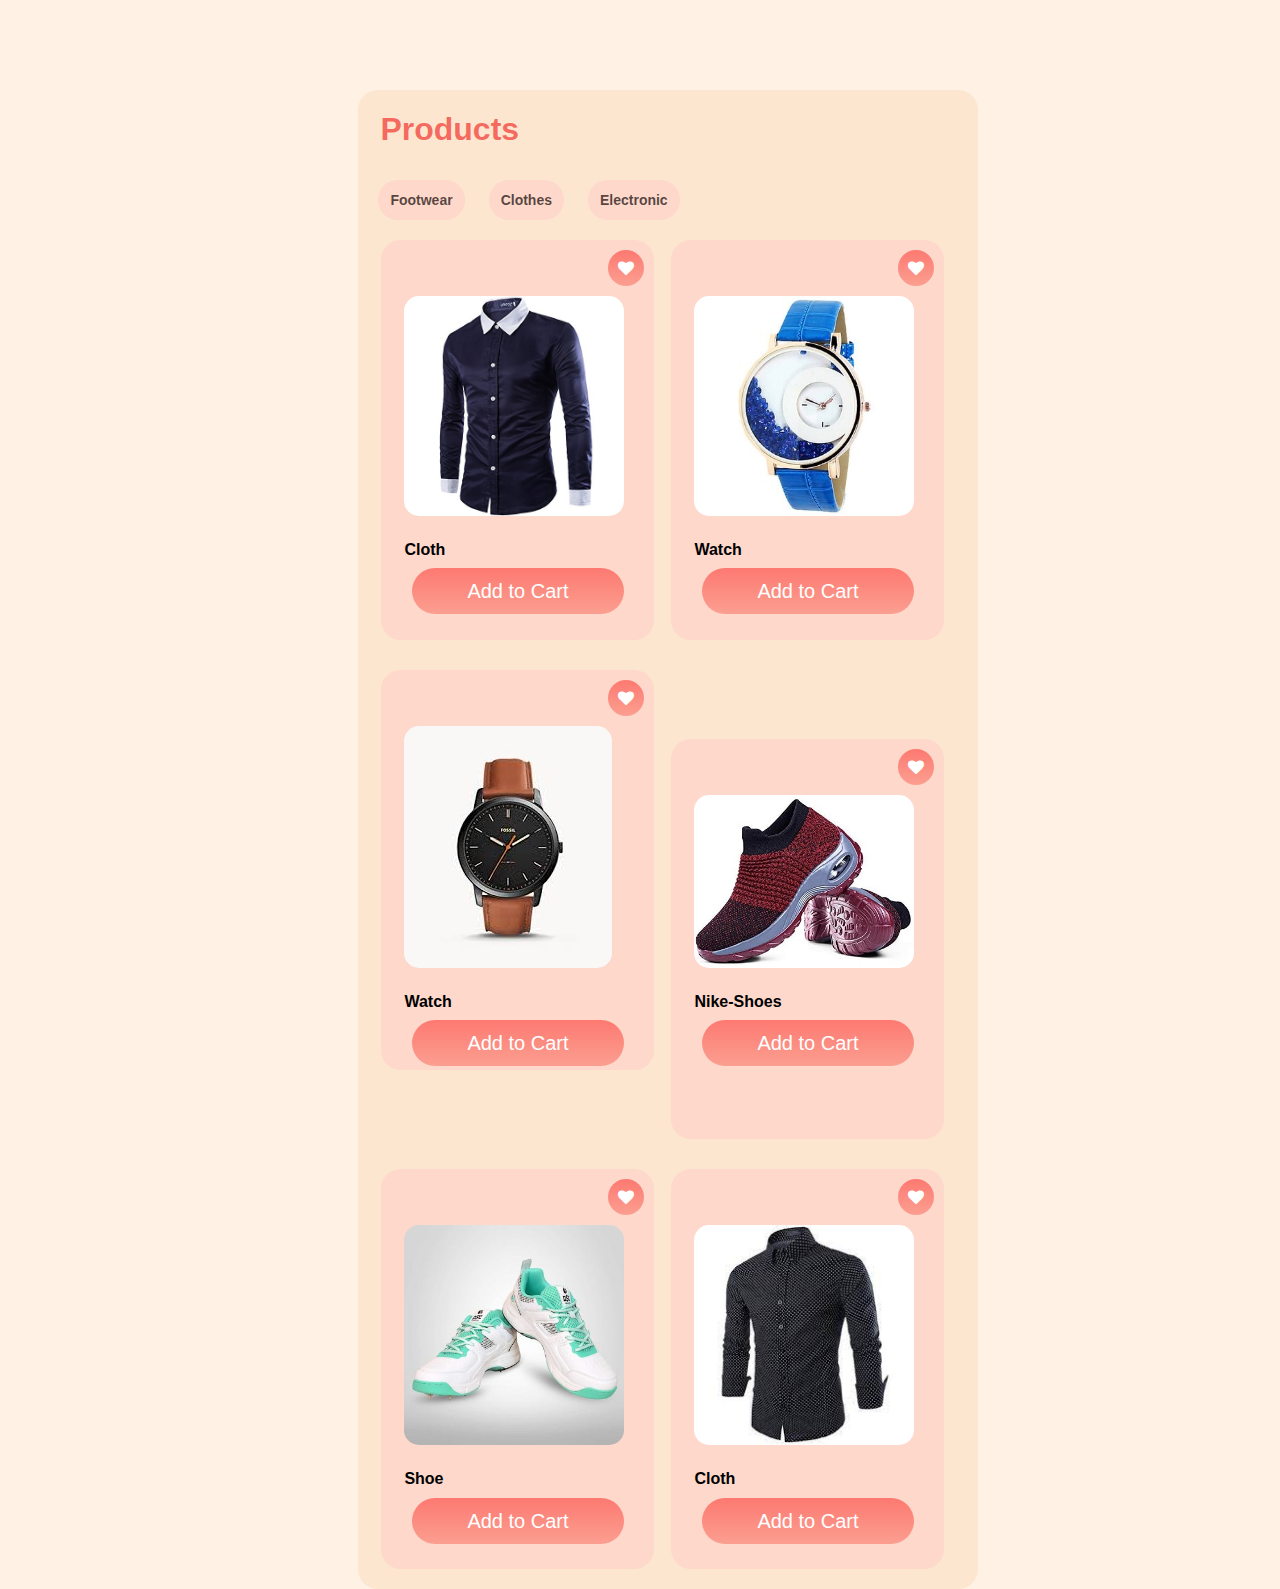
<file: app.html>
<!DOCTYPE html>
<html lang="en">

<head>
    <meta charset="UTF-8">
    <meta http-equiv="X-UA-Compatible" content="IE=edge">
    <meta name="viewport" content="width=device-width, initial-scale=1.0">
    <title>Product App</title>
    <link rel="stylesheet" href="https://cdnjs.cloudflare.com/ajax/libs/font-awesome/4.7.0/css/font-awesome.min.css">
    <link rel="stylesheet" href="app.css">
</head>

<body>

    <div id="container" class="container">
        <h1>Products</h1>

        <div id="filter" class="filters">

            <button onclick="getProduct('footwear')" id="footwear">Footwear</button>
            <button onclick="getProduct('cloth')" id="clothe">Clothes</button>
            <button onclick="getProduct('electronic')" id="electronic">Electronic</button>

        </div>
        <div id="filteredItems"></div>

    </div>


    <script src="app.js"></script>
</body>

</html>
</file>
<file: app.css>
body {
    margin: 0;
    padding: 0;
    background-color: #ffebd7b2;
    height: 160vh;
}

h1 {
    margin-left: 12px;
    color: #f1332db2;
}

h4,
h1 {
    font-family: Arial, Helvetica, sans-serif;
   
}

.container {
    /* justify-content: space-around; */
    /* margin: 0 auto; */
    position: absolute;
    top: 10%;
    left: 28%;
    width: 600px;
    height: auto;
    /* border: 3px solid red; */
    border-radius: 20px;
    background-color:#fce1c7b2;
    padding: 0 10px 0 10px;
}

button {
    background-color: #fcd1c9b2;
    border-radius: 25px;
    border: none;
    color: #0c0202b2;
    font-family: sans-serif;
    font-weight: bold;
    font-size: 14px;
    padding: 12px;
    cursor: pointer;
    margin: 10px;
}

.cards {
    display: inline-block;
    width: 250px;
    height: 400px;
    /* border: 2px solid black; */
    padding-left: 23px;
    margin-left: 13px;
    margin-top: 10px;
    margin-bottom: 20px;
    background-color:#fcd1c9b2;
    border-radius: 20px;
}

.fa-heart {
    float: right;
    margin: 10px 10px;
    padding: 10px 10px;
    background: linear-gradient(to top,#fa8677b2,#fd504ab2);
    border-radius: 25px;
    color: #fff;
}

img {
    max-width: 220px;
    border-radius: 15px;
}

a {
    border-radius: 25px;
    border: none;
    background: linear-gradient(to top, #fa8677b2,#fd504ab2);
    color: #fff;
    font-family: sans-serif;
    font-weight: bold;
    padding: 12px 55px 12px 55px;
    cursor: pointer;
    margin-left: 8px;
    text-decoration: none;
    font-size: 20px;
    font-family: sans-serif;
    font-weight: lighter;
}


/* 
.card-container {
    width: 500px;
    border: 4px solid blue;
    display: flex;
    flex-direction: column;
    align-items: center;
    justify-content: center;
} */
</file>
